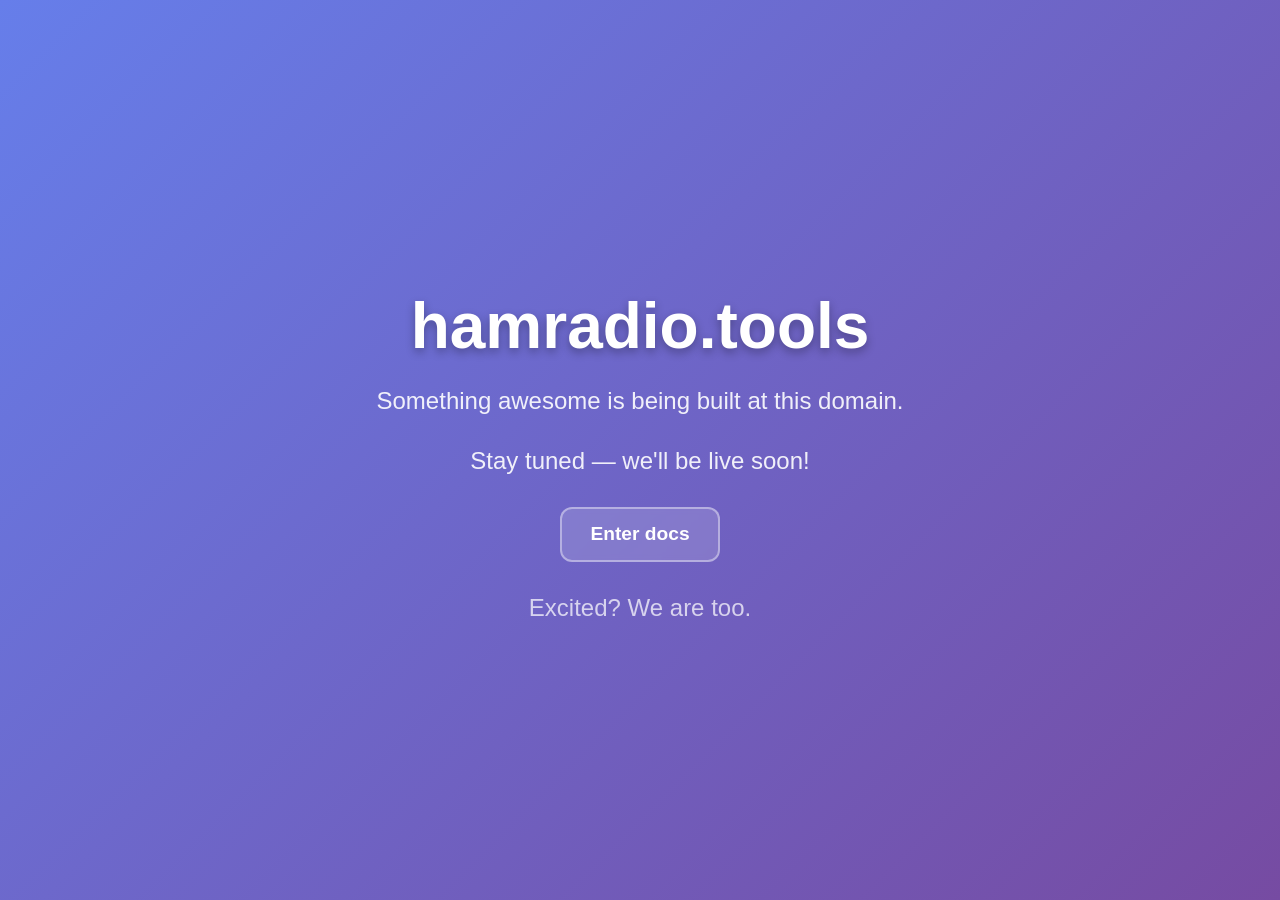
<file: index.html>
<!DOCTYPE html>
<html lang="en">

<head>
    <meta charset="UTF-8">
    <meta name="viewport" content="width=device-width, initial-scale=1.0">
    <title>Coming Soon</title>
    <style>
        body {
            margin: 0;
            height: 100vh;
            display: flex;
            justify-content: center;
            align-items: center;
            background: linear-gradient(135deg, #667eea 0%, #764ba2 100%);
            font-family: 'Segoe UI', Tahoma, Geneva, Verdana, sans-serif;
            color: white;
            text-align: center;
        }

        .container {
            max-width: 600px;
            padding: 2rem;
        }

        h1 {
            font-size: 4rem;
            margin-bottom: 1rem;
            text-shadow: 0 4px 10px rgba(0, 0, 0, 0.3);
        }

        p {
            font-size: 1.5rem;
            margin-bottom: 2rem;
            opacity: 0.9;
        }

        /* Button styling */
        .btn-docs {
            display: inline-block;
            padding: 0.9rem 1.8rem;
            font-size: 1.2rem;
            font-weight: 600;
            color: white;
            background: rgba(255, 255, 255, 0.15);
            border: 2px solid rgba(255, 255, 255, 0.4);
            border-radius: 12px;
            text-decoration: none;
            backdrop-filter: blur(3px);
            transition: all 0.25s ease-in-out;
        }

        .btn-docs:hover {
            background: rgba(255, 255, 255, 0.3);
            box-shadow: 0 6px 18px rgba(0, 0, 0, 0.25);
            transform: translateY(-3px);
        }

        .notify {
            font-size: 1.1rem;
            margin-top: 2rem;
            opacity: 0.8;
        }

        @media (max-width: 640px) {
            h1 {
                font-size: 2.8rem;
            }

            p {
                font-size: 1.2rem;
            }

            .btn-docs {
                font-size: 1.05rem;
                padding: 0.7rem 1.4rem;
            }
        }
    </style>
</head>

<body>
    <div class="container">
        <h1>hamradio.tools</h1>
        <p>Something awesome is being built at this domain.</p>
        <p>Stay tuned — we'll be live soon!</p>

        <!-- Button link to the Docs -->
        <a href="/docs" class="btn-docs">Enter docs</a>

        <div class="notify">
            <p>Excited? We are too.</p>
        </div>
    </div>
</body>

</html>
</file>
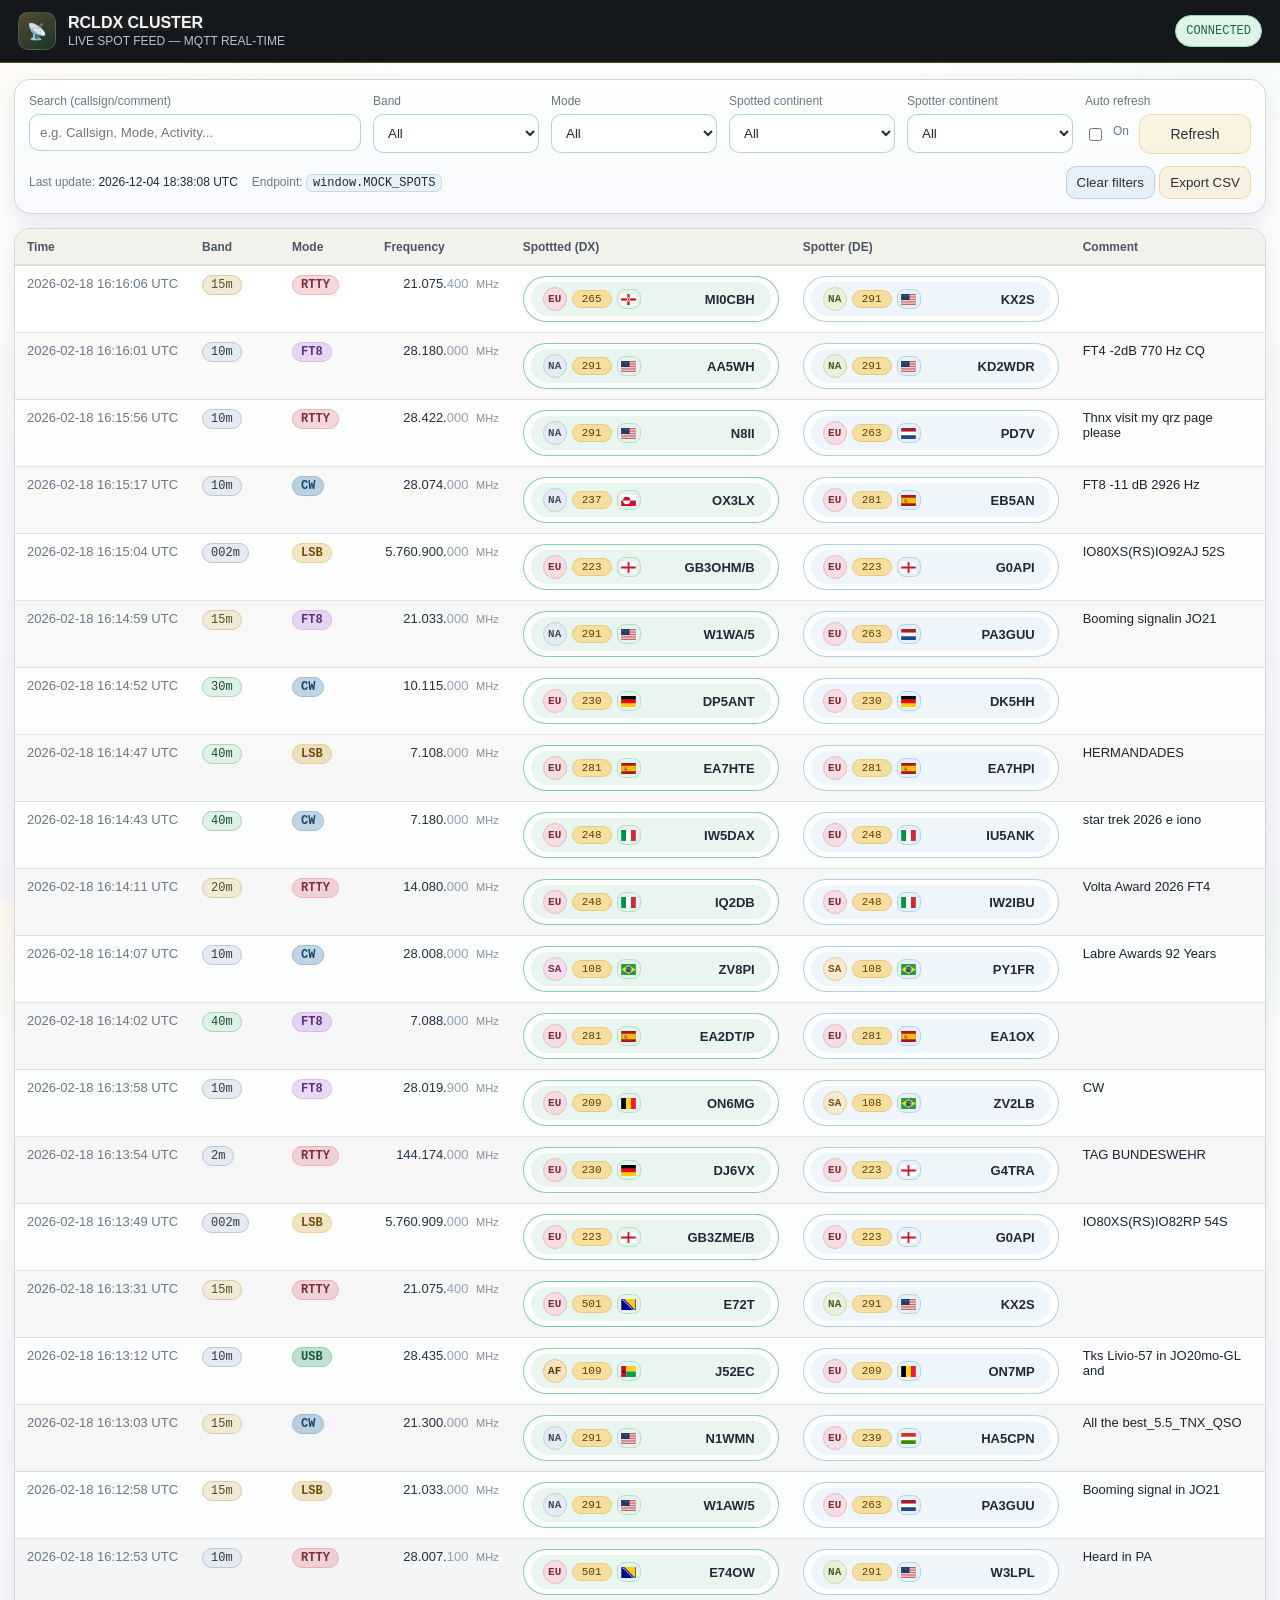
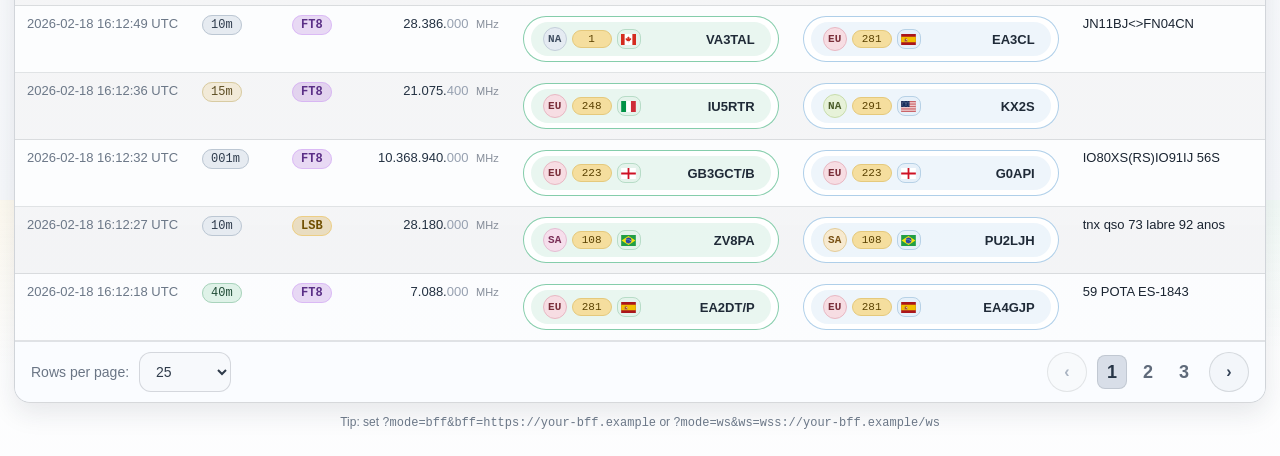
<file: index2.html>
<!doctype html>
<html lang="en">

<head>
    <meta charset="utf-8" />
    <meta name="viewport" content="width=device-width,initial-scale=1" />
    <title>hamradio.tools — Spots</title>
    <link rel="stylesheet" href="./styles.css" />
</head>

<body>
    <header class="topbar">
        <div class="brand">
            <div class="logo">📡</div>
            <div>
                <div class="title">RCLDX CLUSTER</div>
                <div class="subtitle">LIVE SPOT FEED — MQTT REAL-TIME</div>
            </div>
        </div>

        <div class="status">
            <div class="pill" id="connPill">CONN: —</div>
            <button class="btn btn-ghost menuBtn" id="filtersMenuBtn" type="button" aria-controls="controlsPanel" aria-expanded="false">☰ Filters</button>
        </div>
    </header>

    <main class="container">
        <section class="panel controls" id="controlsPanel">
            <div class="row">
                <label class="field">
                    <span>Search (callsign/comment)</span>
                    <input id="q" type="text" placeholder="e.g. Callsign, Mode, Activity..." />
                </label>

                <label class="field">
                    <span>Band</span>
                    <select id="band">
                        <option value="">All</option>
                    </select>
                </label>

                <label class="field">
                    <span>Mode</span>
                    <select id="modeFilter">
                        <option value="">All</option>
                    </select>
                </label>

                <label class="field">
                    <span>Spotted continent</span>
                    <select id="spottedCont">
                        <option value="">All</option>
                        <option>AF</option>
                        <option>AS</option>
                        <option>EU</option>
                        <option>NA</option>
                        <option>OC</option>
                        <option>SA</option>
                    </select>
                </label>

                <label class="field">
                    <span>Spotter continent</span>
                    <select id="spotterCont">
                        <option value="">All</option>
                        <option>AF</option>
                        <option>AS</option>
                        <option>EU</option>
                        <option>NA</option>
                        <option>OC</option>
                        <option>SA</option>
                    </select>
                </label>

                <label class="field">
                    <span>Auto refresh</span>
                    <div class="switchRow autoControls">
                        <label class="autoTick" for="auto">
                            <input id="auto" type="checkbox" />
                            <span>On</span>
                        </label>
                        <button class="btn autoAction" id="refreshBtn" type="button" title="Reload now">Refresh</button>
                        <select id="interval" class="autoAction" hidden>
                            <option value="auto" selected>Auto</option>
                            <option value="2000">2s</option>
                            <option value="5000">5s</option>
                            <option value="10000">10s</option>
                            <option value="20000">20s</option>
                            <option value="60000">60s</option>
                        </select>
                    </div>
                </label>
            </div>

            <div class="row row2">
                <div class="meta">
                    <div><span class="muted">Last update:</span> <span id="lastUpdate">—</span></div>
                    <div><span class="muted">Endpoint:</span> <code id="endpointLabel">—</code></div>
                </div>

                <div class="right">
                    <button class="btn btn-ghost" id="clearBtn">Clear filters</button>
                    <button class="btn" id="exportBtn">Export CSV</button>
                </div>
            </div>
        </section>

        <section class="panel tableWrap">
            <table class="table" id="spotsTable">
                <thead>
                    <tr>
                        <th data-sort="spot_datetime">Time</th>
                        <th data-sort="band">Band</th>
                        <th data-sort="mode">Mode</th>
                        <th data-sort="frequency">Frequency</th>
                        <th data-sort="spotted">Spottted (DX)</th>
                        <th data-sort="spotter">Spotter (DE)</th>
                        <th data-sort="spotter_comment">Comment</th>
                    </tr>
                </thead>
                <tbody id="tbody">
                    <!-- rows injected -->
                </tbody>
            </table>
            <div class="empty" id="emptyState" hidden>
                No spots match the current filters.
            </div>
            <div class="pagination" id="pagination">
                <div class="pagerLeft">
                    <span class="muted pagerLabel">Rows per page:</span>
                    <select id="rowsPerPage" class="pagerSelect">
                        <option value="25" selected>25</option>
                        <option value="50">50</option>
                        <option value="100">100</option>
                        <option value="250">250</option>
                    </select>
                </div>
                <div class="pagerRight">
                    <button class="pagerIcon" id="prevPageBtn" type="button" aria-label="Previous page">‹</button>
                    <div class="pageNumberList" id="pageNumberList"></div>
                    <button class="pagerIcon" id="nextPageBtn" type="button" aria-label="Next page">›</button>
                </div>
            </div>
        </section>

        <footer class="footer">
            <span class="muted">
                Tip: set <code>?mode=bff&bff=https://your-bff.example</code> or
                <code>?mode=ws&ws=wss://your-bff.example/ws</code>
            </span>
        </footer>
    </main>

    <script src="./mock-data.js"></script>
    <script src="./dxcc-flag-map.js"></script>
    <script src="./app.js"></script>
</body>

</html>
</file>
<file: styles.css>
:root {
    --black-900: #f6f8fb;
    --black-800: #eef2f7;
    --black-700: #dde5f0;
    --blue-500: #3b7fb8;
    --blue-300: #76add9;
    --green-500: #2ea96f;
    --red-500: #d9525f;
    --yellow-500: #efc24f;
    --text: #1f2a37;
    --muted: #6b7787;
    --line: rgba(31, 42, 55, 0.18);
    --mono: ui-monospace, SFMono-Regular, Menlo, Monaco, Consolas, "Liberation Mono", "Courier New", monospace;
    --sans: "Segoe UI", "Helvetica Neue", Arial, sans-serif;
}

* {
    box-sizing: border-box;
}

html,
body {
    height: 100%;
}

body {
    margin: 0;
    color: var(--text);
    font-family: var(--sans);
    background:
        radial-gradient(1100px 520px at 0% -15%, rgba(239, 194, 79, 0.16), transparent 58%),
        radial-gradient(900px 460px at 100% -15%, rgba(46, 169, 111, 0.12), transparent 62%),
        linear-gradient(180deg, #ffffff, var(--black-900));
}

.topbar {
    position: sticky;
    top: 0;
    z-index: 10;
    display: flex;
    justify-content: space-between;
    align-items: center;
    gap: 12px;
    padding: 12px 18px;
    background: rgba(6, 9, 14, 0.94);
    color: #f1f6ff;
    backdrop-filter: blur(10px);
    border-bottom: 1px solid rgba(255, 201, 61, 0.3);
}

.brand {
    display: flex;
    gap: 12px;
    align-items: center;
    min-width: 0;
}

.logo {
    width: 38px;
    height: 38px;
    display: grid;
    place-items: center;
    border-radius: 10px;
    background: linear-gradient(145deg, rgba(239, 194, 79, 0.3), rgba(46, 169, 111, 0.2));
    border: 1px solid rgba(255, 255, 255, 0.14);
}

.title {
    font-weight: 700;
    text-shadow: 0 1px 6px rgba(239, 194, 79, 0.22);
}

.subtitle {
    font-size: 12px;
    color: #b4c2d6;
    margin-top: 2px;
}

.status {
    display: flex;
    align-items: center;
    justify-content: flex-end;
    flex-wrap: wrap;
    gap: 8px;
}

.pill {
    font-family: var(--mono);
    font-size: 12px;
    padding: 8px 10px;
    border-radius: 999px;
    border: 1px solid rgba(255, 255, 255, 0.25);
    background: rgba(255, 255, 255, 0.08);
    color: #f2f7ff;
}

.btn {
    cursor: pointer;
    border: 1px solid rgba(239, 194, 79, 0.5);
    background: rgba(239, 194, 79, 0.16);
    color: #2a2f38;
    padding: 8px 10px;
    border-radius: 10px;
    transition: background .15s ease, transform .05s ease;
}

.btn:hover {
    background: rgba(239, 194, 79, 0.24);
}

.btn:active {
    transform: translateY(1px);
}

.btn-ghost {
    border-color: rgba(118, 173, 217, 0.45);
    background: rgba(118, 173, 217, 0.14);
}

.btn-ghost:hover {
    background: rgba(118, 173, 217, 0.22);
}

.topbar .btn {
    color: #edf4ff;
}

.menuBtn {
    display: none;
}

.container {
    max-width: 1560px;
    margin: 16px auto;
    padding: 0 14px 26px;
}

.panel {
    background: linear-gradient(180deg, rgba(255, 255, 255, 0.96), rgba(248, 250, 253, 0.98));
    border: 1px solid var(--line);
    border-radius: 16px;
    box-shadow: 0 10px 26px rgba(31, 42, 55, 0.1);
}

.controls {
    padding: 14px;
}

.row {
    display: grid;
    grid-template-columns: minmax(220px, 2fr) repeat(5, minmax(130px, 1fr));
    gap: 12px;
}

.row2 {
    margin-top: 12px;
    grid-template-columns: minmax(250px, 1fr) auto;
    align-items: center;
}

.field span {
    display: block;
    margin-bottom: 6px;
    font-size: 12px;
    color: var(--muted);
    text-shadow: none;
}

.field input,
.field select {
    width: 100%;
    padding: 10px;
    border-radius: 10px;
    color: var(--text);
    border: 1px solid rgba(118, 173, 217, 0.55);
    background: #ffffff;
    outline: none;
}

.field input:focus,
.field select:focus {
    border-color: rgba(239, 194, 79, 0.85);
    box-shadow: 0 0 0 2px rgba(239, 194, 79, 0.18);
}

.switchRow {
    display: flex;
    align-items: center;
    gap: 10px;
}

.switchRow input {
    transform: scale(1.2);
    accent-color: var(--green-500);
}

.autoControls {
    display: grid;
    grid-template-columns: minmax(0, 1fr) minmax(0, 112px);
    align-items: center;
    column-gap: 10px;
    width: 100%;
}

.autoTick {
    display: inline-flex;
    align-items: center;
    gap: 8px;
    color: var(--muted);
    font-size: 12px;
    min-width: 0;
}

.autoTick input {
    transform: none;
    width: 17px;
    height: 17px;
}

.autoAction {
    width: 100%;
    min-width: 0;
    max-width: none;
    height: 40px;
    border-radius: 12px;
    padding: 0 12px;
    justify-self: stretch;
    font-size: 14px;
}

.field select.autoAction {
    width: 100%;
    min-width: 0;
    max-width: none;
    height: 40px;
    padding: 0 12px;
    font-size: 14px;
    line-height: 1.2;
    justify-self: stretch;
}

.meta {
    display: flex;
    flex-wrap: wrap;
    gap: 14px;
    font-size: 12px;
    color: #1f2a37;
    line-height: 1.2;
}

.muted {
    color: var(--muted);
}

.meta .muted {
    color: var(--muted);
}

.meta code {
    font-size: 12px;
    color: #1f2a37;
    background: rgba(118, 173, 217, 0.12);
    border: 1px solid rgba(118, 173, 217, 0.35);
    border-radius: 6px;
    padding: 1px 6px;
}

#lastUpdate.soft-update {
    animation: softPulse 600ms ease-out;
}

@keyframes softPulse {
    0% {
        color: #1f2a37;
        text-shadow: 0 0 0 rgba(109, 184, 255, 0);
    }
    40% {
        color: #0f3f65;
        text-shadow: 0 0 8px rgba(118, 173, 217, 0.35);
    }
    100% {
        color: #1f2a37;
        text-shadow: 0 0 0 rgba(109, 184, 255, 0);
    }
}

code {
    font-family: var(--mono);
    font-size: 12px;
}

.tableWrap {
    margin-top: 14px;
    overflow: auto;
}

.table {
    width: 100%;
    border-collapse: collapse;
    font-size: 13px;
}

.table thead th {
    text-align: left;
    padding: 11px 12px;
    color: #4b5563;
    font-size: 12px;
    text-shadow: none;
    background: rgba(243, 241, 234, 0.95);
    border-bottom: 1px solid rgba(166, 155, 130, 0.38);
    box-shadow: inset 0 -1px 0 rgba(31, 42, 55, 0.08), 0 1px 0 rgba(255, 255, 255, 0.7);
    cursor: pointer;
    user-select: none;
    position: sticky;
    top: 0;
    z-index: 3;
}

.table thead th:nth-child(4) {
    text-align: left;
    width: 118px;
}

.table tbody td:nth-child(4) {
    text-align: right;
    width: 118px;
    white-space: nowrap;
    padding-left: 6px;
}

.table thead th:nth-child(1),
.table tbody td:nth-child(1) {
    width: 170px;
    white-space: nowrap;
}

.table thead th:nth-child(2),
.table tbody td:nth-child(2) {
    width: 90px;
    white-space: nowrap;
}

.table thead th:nth-child(3),
.table tbody td:nth-child(3) {
    width: 92px;
    white-space: nowrap;
}

.table thead th:nth-child(5),
.table tbody td:nth-child(5),
.table thead th:nth-child(6),
.table tbody td:nth-child(6) {
    width: 280px;
}

.table tbody td {
    padding: 10px 12px;
    border-bottom: 1px solid rgba(31, 42, 55, 0.12);
    vertical-align: top;
    color: #233142;
}

.table tbody tr:hover {
    background: rgba(166, 155, 130, 0.12);
}

.table tbody tr:nth-child(odd) {
    background: rgba(255, 255, 255, 0.55);
}

.table tbody tr:nth-child(even) {
    background: rgba(166, 155, 130, 0.06);
}

.table tbody td:nth-child(1),
.table tbody td:nth-child(7) {
    color: #1a2431;
}

.timeCell {
    white-space: nowrap;
}

.freqValue {
    font-variant-numeric: tabular-nums;
}

.freqDecimal {
    color: #96a0b0;
}

.freqUnit {
    color: #5f6979;
    opacity: 0.75;
    margin-left: 4px;
    font-size: 11px;
}

.stationCard {
    border-radius: 999px;
    border: 1px solid rgba(31, 42, 55, 0.15);
    background: rgba(255, 255, 255, 0.92);
    padding: 5px 7px;
    min-width: 0;
}

.stationCardDx {
    border-color: rgba(46, 169, 111, 0.58);
}

.stationCardDe {
    border-color: rgba(118, 173, 217, 0.58);
}

.stationHead {
    display: flex;
    justify-content: space-between;
    align-items: center;
    gap: 5px;
    color: #1f2a37;
    padding: 3px 6px;
    border-radius: 999px;
}

.stationMeta {
    display: flex;
    align-items: center;
    gap: 5px;
    flex: 1 1 auto;
    min-width: 0;
    padding: 2px 6px;
    border-radius: 999px;
}

.dxccBadge {
    font-family: var(--mono);
    font-size: 11px;
    color: #5a4100;
    background: #f5de9e;
    border: 1px solid #e5c97c;
    border-radius: 999px;
    padding: 2px 7px;
    cursor: help;
    white-space: nowrap;
    min-width: 40px;
    text-align: center;
}

.continentDot {
    width: 24px;
    height: 24px;
    display: inline-flex;
    align-items: center;
    justify-content: center;
    border-radius: 999px;
    font-family: var(--mono);
    font-size: 11px;
    font-weight: 700;
    color: #355b7c;
    background: #dceaf7;
    border: 1px solid #b8d1e8;
    flex: 0 0 24px;
}

.continentDot.cont-af {
    color: #31511f;
    background: #dff0cd;
    border-color: #b8d79a;
}

.continentDot.cont-as {
    color: #5f3f00;
    background: #f6e2b8;
    border-color: #e7c98a;
}

.continentDot.cont-eu {
    color: #244d76;
    background: #d7e8fb;
    border-color: #afcae6;
}

.continentDot.cont-na {
    color: #1c5c58;
    background: #d5f0ed;
    border-color: #aad7d2;
}

.continentDot.cont-oc {
    color: #4a3078;
    background: #e6dcf8;
    border-color: #cbb9e8;
}

.continentDot.cont-sa {
    color: #7a2f3a;
    background: #f6dce2;
    border-color: #e8b7c3;
}

/* Column-specific continent palettes for better contrast with card backgrounds */
.stationCardDx .continentDot.cont-af {
    color: #5b3b00;
    background: #f5e3bd;
    border-color: #e2c58d;
}

.stationCardDx .continentDot.cont-as {
    color: #6a2f72;
    background: #efdff6;
    border-color: #d5b7e6;
}

.stationCardDx .continentDot.cont-eu {
    color: #7a2f3a;
    background: #f7dde3;
    border-color: #e8b8c3;
}

.stationCardDx .continentDot.cont-na {
    color: #3f4d60;
    background: #e5ebf2;
    border-color: #c4ceda;
}

.stationCardDx .continentDot.cont-oc {
    color: #6b4f1d;
    background: #f3ead6;
    border-color: #dfceaa;
}

.stationCardDx .continentDot.cont-sa {
    color: #7a2f57;
    background: #f6dfec;
    border-color: #e5bdd3;
}

.stationCardDe .continentDot.cont-af {
    color: #2f6b4e;
    background: #dff2e8;
    border-color: #b7dcc7;
}

.stationCardDe .continentDot.cont-as {
    color: #6c4f1b;
    background: #f4ead6;
    border-color: #dfcda8;
}

.stationCardDe .continentDot.cont-eu {
    color: #7a2f3a;
    background: #f7dde3;
    border-color: #e8b8c3;
}

.stationCardDe .continentDot.cont-na {
    color: #4b5d2a;
    background: #e7f2d9;
    border-color: #c8ddac;
}

.stationCardDe .continentDot.cont-oc {
    color: #6a2f72;
    background: #efdff6;
    border-color: #d5b7e6;
}

.stationCardDe .continentDot.cont-sa {
    color: #785014;
    background: #f7ead0;
    border-color: #e3cc99;
}

.stationItem {
    min-width: 0;
}

.stationKey {
    display: block;
    color: var(--muted);
    font-size: 11px;
    margin-bottom: 3px;
}

.stationVal {
    display: block;
    color: #233142;
    word-break: break-word;
}

.callsignVal {
    display: flex;
    align-items: center;
    gap: 6px;
    margin-left: auto;
    flex: 0 0 auto;
    min-width: 0;
    white-space: nowrap;
    padding: 2px 10px;
    border-radius: 999px;
}

.tag {
    font-family: var(--mono);
    font-size: 12px;
    padding: 2px 8px;
    border-radius: 999px;
    border: 1px solid var(--line);
    background: rgba(118, 173, 217, 0.1);
    white-space: nowrap;
}

.tag.good {
    color: #1f4a35;
    border-color: #a9d3bc;
    background: #dff2e8;
}

.tag.warn {
    color: #5a4a20;
    border-color: #d8cba2;
    background: #f2ead8;
}

.tag.bad {
    color: #2d3a4b;
    border-color: #bcc7d3;
    background: #e6ebf1;
}

.modeTag {
    font-weight: 600;
}

.modeTag.mode-cw {
    color: #18496b;
    background: rgba(72, 131, 177, 0.34);
    border-color: rgba(118, 173, 217, 0.52);
}

.modeTag.mode-lsb {
    color: #6f4f00;
    background: rgba(210, 166, 72, 0.3);
    border-color: rgba(239, 194, 79, 0.52);
}

.modeTag.mode-usb {
    color: #16583d;
    background: rgba(56, 156, 108, 0.3);
    border-color: rgba(93, 202, 148, 0.5);
}

.modeTag.mode-ft8 {
    color: #5a2f86;
    background: rgba(166, 103, 214, 0.24);
    border-color: rgba(202, 147, 245, 0.45);
}

.modeTag.mode-rtty {
    color: #7a2f3a;
    background: rgba(212, 91, 110, 0.24);
    border-color: rgba(245, 131, 149, 0.45);
}

.modeTag.mode-other {
    color: #2d3b4a;
    background: rgba(255, 255, 255, 0.12);
    border-color: rgba(255, 255, 255, 0.26);
}

.flag {
    font-family: var(--mono);
    font-size: 11px;
    color: #2d5a80;
    border-radius: 8px;
    border: 1px solid #b7d1e6;
    background-color: #e6f0f9;
    padding: 1px 6px;
    white-space: nowrap;
}

.flagIcon {
    width: 24px;
    height: 20px;
    padding: 0;
    background-image: var(--flag-url);
    background-repeat: no-repeat;
    background-position: center;
    background-size: 15px 11px;
}

.stationCardDx .stationHead {
    background: rgba(46, 169, 111, 0.1);
}

.stationCardDe .stationHead {
    background: rgba(118, 173, 217, 0.12);
}

.stationCardDx .flag {
    color: #2f6b4e;
    background-color: #e4f3eb;
    border-color: #b7dcc7;
}

.empty {
    padding: 16px;
    color: var(--muted);
    background: rgba(118, 173, 217, 0.1);
}

.pagination {
    display: flex;
    align-items: center;
    justify-content: space-between;
    gap: 12px;
    padding: 10px 16px;
    border-top: 1px solid rgba(31, 42, 55, 0.12);
    background: rgba(250, 252, 255, 0.95);
}

.pagerLeft,
.pagerRight {
    display: flex;
    align-items: center;
    gap: 10px;
}

.pagerLabel {
    font-size: 14px;
    color: #6a7585;
}

.pagerSelect {
    min-width: 92px;
    height: 40px;
    padding: 0 12px;
    border-radius: 12px;
    border: 1px solid rgba(31, 42, 55, 0.16);
    background: #f7f9fc;
    color: #2f3b4a;
    font-size: 14px;
}

.pagerIcon {
    width: 40px;
    height: 40px;
    border-radius: 999px;
    border: 1px solid rgba(31, 42, 55, 0.14);
    background: #f3f6fa;
    color: #334155;
    font-size: 16px;
    font-weight: 700;
    line-height: 1;
    cursor: pointer;
    transition: background-color 240ms ease, border-color 240ms ease, color 240ms ease, transform 180ms ease;
}

.pagerIcon:disabled {
    color: #aab4c2;
    border-color: rgba(31, 42, 55, 0.1);
    background: #f8fafc;
    cursor: not-allowed;
}

.pageNumberList {
    display: flex;
    align-items: center;
    gap: 6px;
}

.pageNum {
    min-width: 30px;
    height: 34px;
    border-radius: 8px;
    border: 1px solid transparent;
    background: transparent;
    color: #5f6a7a;
    font-size: 18px;
    font-weight: 600;
    cursor: pointer;
    padding: 0 8px;
    transition: background-color 260ms ease, border-color 260ms ease, color 260ms ease, transform 180ms ease;
}

.pageNum.isActive {
    background: #d8dee8;
    border-color: rgba(31, 42, 55, 0.12);
    color: #273546;
}

.footer {
    margin-top: 12px;
    text-align: center;
    color: var(--muted);
    font-size: 12px;
}

@media (max-width: 1160px) {
    .row {
        grid-template-columns: 1fr 1fr 1fr;
    }

    .row2 {
        grid-template-columns: 1fr;
        gap: 10px;
    }

    .right {
        display: flex;
        gap: 8px;
    }

    .right .btn {
        min-width: 160px;
        justify-content: center;
    }
}

@media (max-width: 800px) {
    .topbar {
        align-items: center;
        flex-direction: row;
        flex-wrap: wrap;
    }

    .status {
        width: auto;
        margin-left: auto;
        justify-content: flex-end;
    }

    .row {
        grid-template-columns: 1fr;
    }

    .autoControls {
        grid-template-columns: 1fr;
        row-gap: 10px;
    }

    .autoAction,
    .field select.autoAction {
        max-width: none;
        justify-self: stretch;
    }

}

@media (max-width: 900px) {
    .menuBtn {
        display: inline-flex;
        align-items: center;
        gap: 6px;
    }

    #controlsPanel {
        display: none;
    }

    body.filters-open #controlsPanel {
        display: block;
    }

    .tableWrap {
        overflow: visible;
    }

    .table,
    .table tbody {
        display: block;
        width: calc(100% - 16px);
        margin-left: auto;
        margin-right: auto;
    }

    .table tr,
    .table td {
        display: block;
        width: 100%;
    }

    .table thead {
        display: none;
    }

    .table tbody tr {
        display: grid;
        grid-template-columns: repeat(6, minmax(0, 1fr));
        grid-template-areas:
            "time time time time time time"
            "band band mode mode freq freq"
            "spotted spotted spotted spotter spotter spotter"
            "comment comment comment comment comment comment";
        column-gap: 10px;
        row-gap: 8px;
        width: 100%;
        margin-bottom: 12px;
        padding: 10px 6px 10px 15px;
        border: 1px solid var(--line);
        border-radius: 12px;
        background: rgba(255, 255, 255, 0.96);
    }

    .table tbody tr:first-child {
        margin-top: 12px;
    }

    .table tbody td {
        border-bottom: 0;
        padding: 4px 0;
        width: auto;
    }

    .table tbody td::before {
        content: attr(data-label);
        display: block;
        margin-bottom: 5px;
        color: #34566f;
        font-size: 11px;
        font-weight: 600;
        letter-spacing: 0.02em;
        text-transform: uppercase;
    }

    .table tbody td:nth-child(1) {
        grid-area: time;
    }

    .table tbody td:nth-child(2) {
        grid-area: band;
    }

    .table tbody td:nth-child(3) {
        grid-area: mode;
    }

    .table tbody td:nth-child(4) {
        grid-area: freq;
    }

    .table tbody td:nth-child(5) {
        grid-area: spotted;
    }

    .table tbody td:nth-child(6) {
        grid-area: spotter;
    }

    .table tbody td:nth-child(7) {
        grid-area: comment;
    }

    .pagination {
        justify-content: space-between;
        flex-wrap: wrap;
    }
}

@media (max-width: 600px) {
    .table tbody tr {
        grid-template-columns: repeat(3, minmax(0, 1fr));
        grid-template-areas:
            "time time time"
            "band mode freq"
            "spotted spotted spotted"
            "spotter spotter spotter"
            "comment comment comment";
    }
}
</file>
